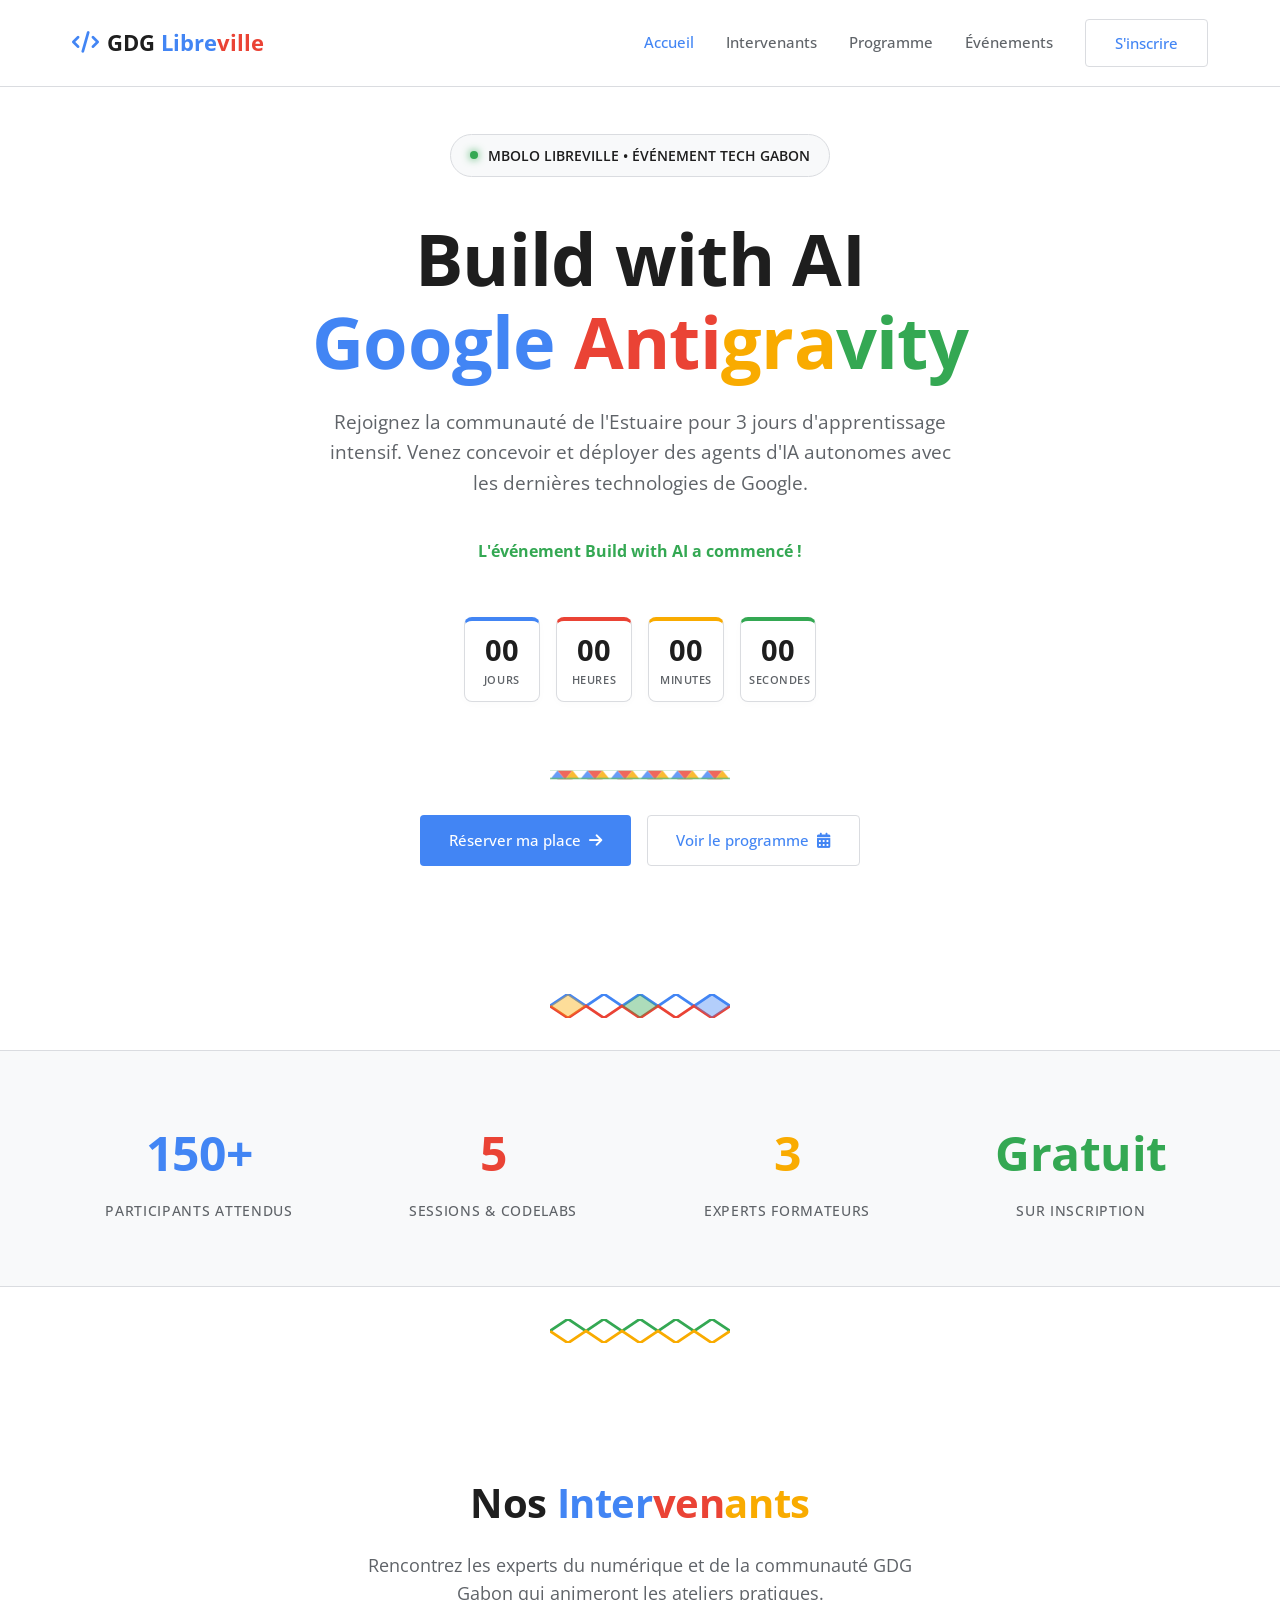
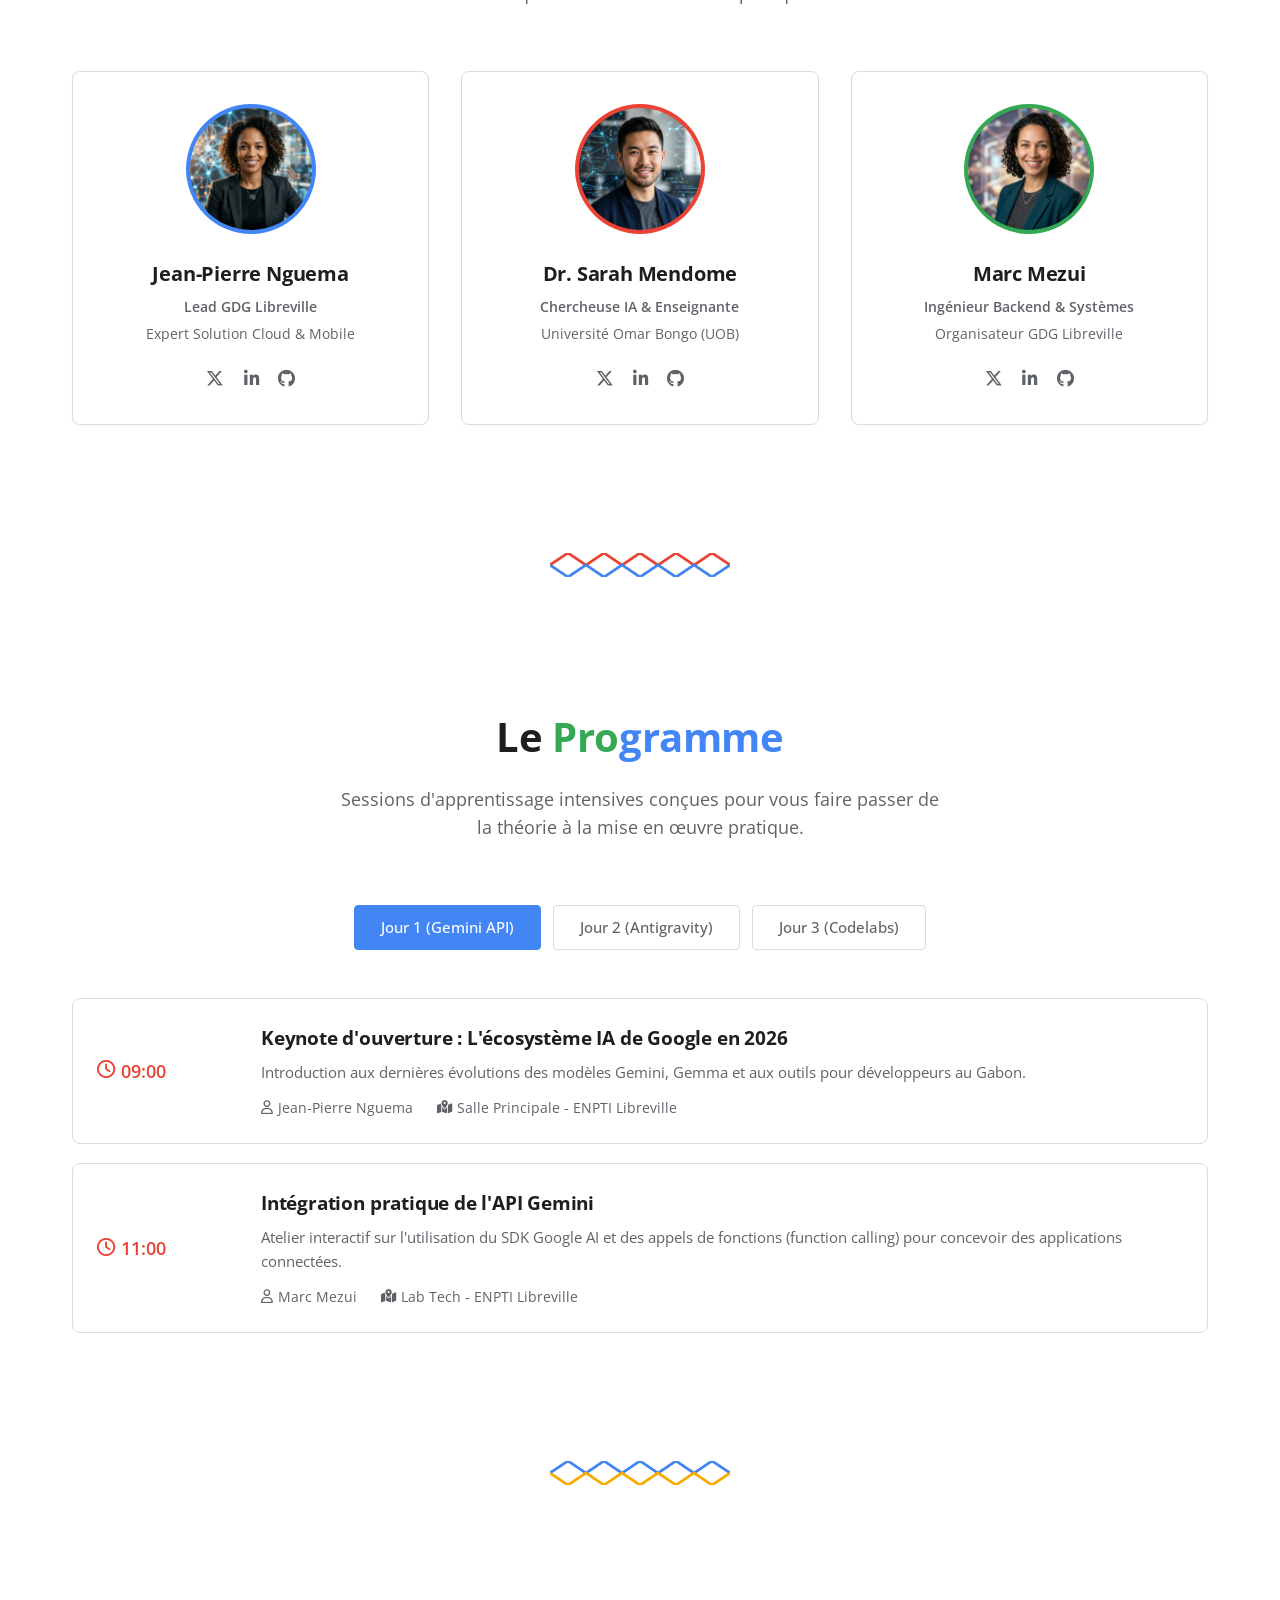
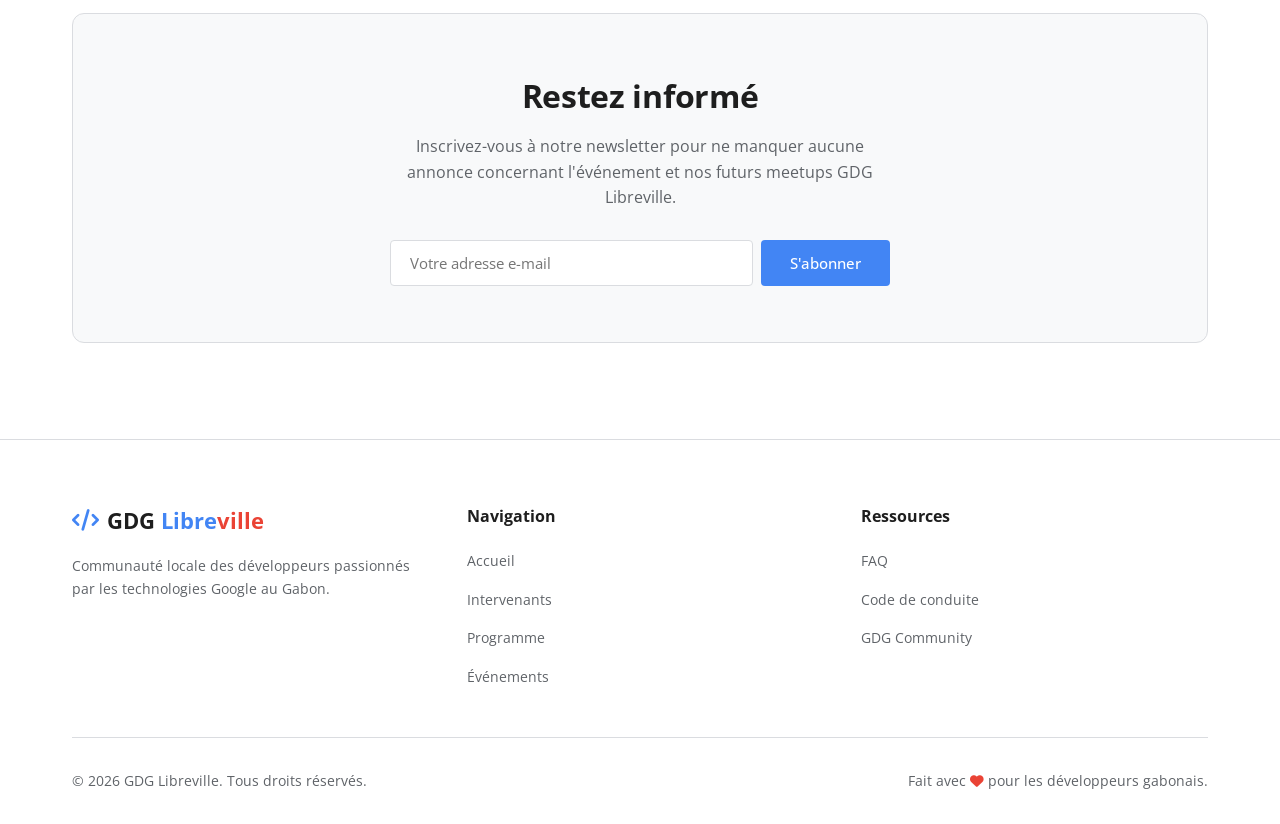
<file: index.html>
<!DOCTYPE html>
<html lang="fr">

<head>
  <meta charset="UTF-8">
  <meta name="viewport" content="width=device-width, initial-scale=1.0">
  <title>Build with AI – Google Antigravity | GDG Libreville</title>
  <meta name="description"
    content="Rejoignez l'événement Build with AI – Google Antigravity organisé par le GDG Libreville au Gabon. Explorez le futur de l'intelligence artificielle et du développement d'agents autonomes.">
  <link rel="stylesheet" href="style.css">
  <!-- FontAwesome pour les icônes -->
  <link rel="stylesheet" href="https://cdnjs.cloudflare.com/ajax/libs/font-awesome/6.4.0/css/all.min.css">
</head>

<body>

  <!-- Decorative African Wax Band at the very top -->
  <div class="wax-border"></div>

  <!-- Header Section -->
  <header id="header">
    <div class="container nav-container">
      <a href="#" class="logo">
        <i class="fa-solid fa-code"></i> <span>GDG <span class="blue">Libre</span><span class="red">ville</span></span>
      </a>
      <ul class="nav-links">
        <li><a href="#home" class="active">Accueil</a></li>
        <li><a href="#speakers">Intervenants</a></li>
        <li><a href="#schedule">Programme</a></li>
        <li><a href="evenements.html">Événements</a></li>
        <li><button class="btn btn-secondary open-modal-btn">S'inscrire</button></li>
      </ul>
    </div>
  </header>

  <!-- Hero Section -->
  <section id="home" class="hero">
    <div class="container hero-content">
      <div class="badge">
        <div class="badge-dot"></div>
        <span>Mbolo Libreville • Événement Tech Gabon</span>
      </div>
      <h1 class="hero-title">Build with AI <br><span class="blue">Google</span> <span class="red">Anti</span><span
          class="yellow">gra</span><span class="green">vity</span></h1>
      <p class="hero-desc">Rejoignez la communauté de l'Estuaire pour 3 jours d'apprentissage intensif. Venez concevoir
        et déployer des agents d'IA autonomes avec les dernières technologies de Google.</p>

      <div class="countdown-wrapper">
        <p class="countdown-title">Le grand rendez-vous de l'IA à Libreville commence dans :</p>
        <div class="countdown-container" id="countdown">
          <div class="countdown-box">
            <div class="countdown-val" id="days">00</div>
            <div class="countdown-label">Jours</div>
          </div>
          <div class="countdown-box">
            <div class="countdown-val" id="hours">00</div>
            <div class="countdown-label">Heures</div>
          </div>
          <div class="countdown-box">
            <div class="countdown-val" id="minutes">00</div>
            <div class="countdown-label">Minutes</div>
          </div>
          <div class="countdown-box">
            <div class="countdown-val" id="seconds">00</div>
            <div class="countdown-label">Secondes</div>
          </div>
        </div>
        <!-- Ornement gabonais discret qui réutilise la palette Google -->
        <div class="countdown-ornament">
          <svg viewBox="0 0 240 12" width="100%" height="12" aria-hidden="true" role="presentation"
            xmlns="http://www.w3.org/2000/svg">
            <defs>
              <pattern id="countdown-pagne" width="40" height="12" patternUnits="userSpaceOnUse">
                <polygon points="0,12 10,0 20,12" fill="var(--google-blue)" />
                <polygon points="10,0 20,12 30,0" fill="var(--google-red)" />
                <polygon points="20,12 30,0 40,12" fill="var(--google-yellow)" />
                <rect x="0" y="10" width="40" height="2" fill="var(--google-green)" />
              </pattern>
            </defs>
            <rect width="240" height="12" fill="url(#countdown-pagne)" />
          </svg>
        </div>
      </div>

      <div class="hero-actions">
        <button class="btn btn-primary open-modal-btn">Réserver ma place <i
            class="fa-solid fa-arrow-right"></i></button>
        <a href="#schedule" class="btn btn-secondary">Voir le programme <i class="fa-solid fa-calendar-days"></i></a>
      </div>
    </div>
  </section>

  <!-- Gabonese Geometric Divider -->
  <div class="gab-divider-container">
    <svg class="gab-divider" viewBox="0 0 100 20" preserveAspectRatio="none">
      <path d="M 0 10 L 10 0 L 20 10 L 30 0 L 40 10 L 50 0 L 60 10 L 70 0 L 80 10 L 90 0 L 100 10"
        stroke="var(--google-blue)" stroke-width="2" fill="none" />
      <path d="M 0 10 L 10 20 L 20 10 L 30 20 L 40 10 L 50 20 L 60 10 L 70 20 L 80 10 L 90 20 L 100 10"
        stroke="var(--google-red)" stroke-width="2" fill="none" />
      <polygon points="10,0 20,10 10,20 0,10" fill="var(--google-yellow)" opacity="0.4" />
      <polygon points="50,0 60,10 50,20 40,10" fill="var(--google-green)" opacity="0.4" />
      <polygon points="90,0 100,10 90,20 80,10" fill="var(--google-blue)" opacity="0.4" />
    </svg>
  </div>

  <!-- Stats Section -->
  <section class="stats">
    <div class="container stats-grid">
      <div class="stat-item">
        <h3>150+</h3>
        <p>Participants attendus</p>
      </div>
      <div class="stat-item">
        <h3>5</h3>
        <p>Sessions & Codelabs</p>
      </div>
      <div class="stat-item">
        <h3>3</h3>
        <p>Experts Formateurs</p>
      </div>
      <div class="stat-item">
        <h3>Gratuit</h3>
        <p>Sur Inscription</p>
      </div>
    </div>
  </section>

  <!-- Gabonese Geometric Divider -->
  <div class="gab-divider-container">
    <svg class="gab-divider" viewBox="0 0 100 20" preserveAspectRatio="none">
      <path d="M 0 10 L 10 0 L 20 10 L 30 0 L 40 10 L 50 0 L 60 10 L 70 0 L 80 10 L 90 0 L 100 10"
        stroke="var(--google-green)" stroke-width="2" fill="none" />
      <path d="M 0 10 L 10 20 L 20 10 L 30 20 L 40 10 L 50 20 L 60 10 L 70 20 L 80 10 L 90 20 L 100 10"
        stroke="var(--google-yellow)" stroke-width="2" fill="none" />
    </svg>
  </div>

  <!-- Speakers Section -->
  <section id="speakers">
    <div class="container">
      <h2 class="section-title">Nos <span class="blue">Inter</span><span class="red">ven</span><span
          class="yellow">ants</span></h2>
      <p class="section-subtitle">Rencontrez les experts du numérique et de la communauté GDG Gabon qui animeront les
        ateliers pratiques.</p>

      <div class="speakers-grid">
        <!-- Speaker 1 -->
        <div class="speaker-card">
          <div class="speaker-img-wrapper">
            <img src="./images/speaker_elara.png" alt="Jean-Pierre Nguema">
          </div>
          <h4>Jean-Pierre Nguema</h4>
          <p class="speaker-role">Lead GDG Libreville</p>
          <p class="speaker-company">Expert Solution Cloud & Mobile</p>
          <div class="speaker-socials">
            <a href="#"><i class="fa-brands fa-x-twitter"></i></a>
            <a href="#"><i class="fa-brands fa-linkedin-in"></i></a>
            <a href="#"><i class="fa-brands fa-github"></i></a>
          </div>
        </div>

        <!-- Speaker 2 -->
        <div class="speaker-card">
          <div class="speaker-img-wrapper">
            <img src="./images/speaker_marcus.png" alt="Dr. Sarah Mendome">
          </div>
          <h4>Dr. Sarah Mendome</h4>
          <p class="speaker-role">Chercheuse IA & Enseignante</p>
          <p class="speaker-company">Université Omar Bongo (UOB)</p>
          <div class="speaker-socials">
            <a href="#"><i class="fa-brands fa-x-twitter"></i></a>
            <a href="#"><i class="fa-brands fa-linkedin-in"></i></a>
            <a href="#"><i class="fa-brands fa-github"></i></a>
          </div>
        </div>

        <!-- Speaker 3 -->
        <div class="speaker-card">
          <div class="speaker-img-wrapper">
            <img src="./images/speaker_aria.png" alt="Marc Mezui">
          </div>
          <h4>Marc Mezui</h4>
          <p class="speaker-role">Ingénieur Backend & Systèmes</p>
          <p class="speaker-company">Organisateur GDG Libreville</p>
          <div class="speaker-socials">
            <a href="#"><i class="fa-brands fa-x-twitter"></i></a>
            <a href="#"><i class="fa-brands fa-linkedin-in"></i></a>
            <a href="#"><i class="fa-brands fa-github"></i></a>
          </div>
        </div>
      </div>
    </div>
  </section>

  <!-- Gabonese Geometric Divider -->
  <div class="gab-divider-container">
    <svg class="gab-divider" viewBox="0 0 100 20" preserveAspectRatio="none">
      <path d="M 0 10 L 10 0 L 20 10 L 30 0 L 40 10 L 50 0 L 60 10 L 70 0 L 80 10 L 90 0 L 100 10"
        stroke="var(--google-red)" stroke-width="2" fill="none" />
      <path d="M 0 10 L 10 20 L 20 10 L 30 20 L 40 10 L 50 20 L 60 10 L 70 20 L 80 10 L 90 20 L 100 10"
        stroke="var(--google-blue)" stroke-width="2" fill="none" />
    </svg>
  </div>

  <!-- Schedule/Agenda Section -->
  <section id="schedule">
    <div class="container">
      <h2 class="section-title">Le <span class="green">Pro</span><span class="blue">gramme</span></h2>
      <p class="section-subtitle">Sessions d'apprentissage intensives conçues pour vous faire passer de la théorie à la
        mise en œuvre pratique.</p>

      <div class="schedule-tabs">
        <button class="tab-btn active" data-tab="day1">Jour 1 (Gemini API)</button>
        <button class="tab-btn" data-tab="day2">Jour 2 (Antigravity)</button>
        <button class="tab-btn" data-tab="day3">Jour 3 (Codelabs)</button>
      </div>

      <!-- Day 1 Panel -->
      <div class="schedule-panel active" id="day1">
        <div class="schedule-item">
          <div class="schedule-time">
            <i class="fa-regular fa-clock"></i> 09:00
          </div>
          <div class="schedule-details">
            <h4>Keynote d'ouverture : L'écosystème IA de Google en 2026</h4>
            <p>Introduction aux dernières évolutions des modèles Gemini, Gemma et aux outils pour développeurs au Gabon.
            </p>
            <div class="schedule-meta">
              <span><i class="fa-regular fa-user"></i> Jean-Pierre Nguema</span>
              <span><i class="fa-solid fa-map-location-dot"></i> Salle Principale - ENPTI Libreville</span>
            </div>
          </div>
        </div>

        <div class="schedule-item">
          <div class="schedule-time">
            <i class="fa-regular fa-clock"></i> 11:00
          </div>
          <div class="schedule-details">
            <h4>Intégration pratique de l'API Gemini</h4>
            <p>Atelier interactif sur l'utilisation du SDK Google AI et des appels de fonctions (function calling) pour
              concevoir des applications connectées.</p>
            <div class="schedule-meta">
              <span><i class="fa-regular fa-user"></i> Marc Mezui</span>
              <span><i class="fa-solid fa-map-location-dot"></i> Lab Tech - ENPTI Libreville</span>
            </div>
          </div>
        </div>
      </div>

      <!-- Day 2 Panel -->
      <div class="schedule-panel" id="day2">
        <div class="schedule-item">
          <div class="schedule-time">
            <i class="fa-regular fa-clock"></i> 10:00
          </div>
          <div class="schedule-details">
            <h4>Google Antigravity : Développer des agents autonomes</h4>
            <p>Présentation du framework de développement d'agents intelligents capables de planifier, rechercher et
              exécuter du code.</p>
            <div class="schedule-meta">
              <span><i class="fa-regular fa-user"></i> Dr. Sarah Mendome</span>
              <span><i class="fa-solid fa-map-location-dot"></i> Salle Principale - ENPTI Libreville</span>
            </div>
          </div>
        </div>
      </div>

      <!-- Day 3 Panel -->
      <div class="schedule-panel" id="day3">
        <div class="schedule-item">
          <div class="schedule-time">
            <i class="fa-regular fa-clock"></i> 09:30
          </div>
          <div class="schedule-details">
            <h4>Codelab : Déployer et connecter votre Agent Web</h4>
            <p>Session pratique de codage où chaque participant construit et déploie sa propre application web connectée
              à l'agent.</p>
            <div class="schedule-meta">
              <span><i class="fa-regular fa-user"></i> Mentors GDG</span>
              <span><i class="fa-solid fa-map-location-dot"></i> Espace Codelab - ENPTI Libreville</span>
            </div>
          </div>
        </div>
      </div>
    </div>
  </section>

  <!-- Gabonese Geometric Divider -->
  <div class="gab-divider-container">
    <svg class="gab-divider" viewBox="0 0 100 20" preserveAspectRatio="none">
      <path d="M 0 10 L 10 0 L 20 10 L 30 0 L 40 10 L 50 0 L 60 10 L 70 0 L 80 10 L 90 0 L 100 10"
        stroke="var(--google-blue)" stroke-width="2" fill="none" />
      <path d="M 0 10 L 10 20 L 20 10 L 30 20 L 40 10 L 50 20 L 60 10 L 70 20 L 80 10 L 90 20 L 100 10"
        stroke="var(--google-yellow)" stroke-width="2" fill="none" />
    </svg>
  </div>

  <!-- Newsletter Section -->
  <section>
    <div class="container">
      <div class="newsletter-card">
        <h3>Restez informé</h3>
        <p>Inscrivez-vous à notre newsletter pour ne manquer aucune annonce concernant l'événement et nos futurs meetups
          GDG Libreville.</p>
        <form class="newsletter-form" id="newsletterForm">
          <input type="email" placeholder="Votre adresse e-mail" required id="newsletterEmail">
          <button type="submit" class="btn btn-primary">S'abonner</button>
        </form>
      </div>
    </div>
  </section>

  <!-- Footer -->
  <footer>
    <div class="container">
      <div class="footer-grid">
        <div class="footer-brand">
          <a href="#" class="logo">
            <i class="fa-solid fa-code"></i> <span>GDG <span class="blue">Libre</span><span
                class="red">ville</span></span>
          </a>
          <p>Communauté locale des développeurs passionnés par les technologies Google au Gabon.</p>
        </div>
        <div class="footer-links">
          <h5>Navigation</h5>
          <ul>
            <li><a href="#home">Accueil</a></li>
            <li><a href="#speakers">Intervenants</a></li>
            <li><a href="#schedule">Programme</a></li>
            <li><a href="evenements.html">Événements</a></li>
          </ul>
        </div>
        <div class="footer-links">
          <h5>Ressources</h5>
          <ul>
            <li><a href="#">FAQ</a></li>
            <li><a href="#">Code de conduite</a></li>
            <li><a href="#">GDG Community</a></li>
          </ul>
        </div>
      </div>
      <div class="footer-bottom">
        <p>&copy; 2026 GDG Libreville. Tous droits réservés.</p>
        <p>Fait avec <i class="fa-solid fa-heart" style="color: var(--google-red);"></i> pour les développeurs gabonais.
        </p>
      </div>
    </div>
  </footer>

  <!-- Registration Modal -->
  <div class="modal-overlay" id="registrationModal">
    <div class="modal-content">
      <button class="modal-close" id="closeModalBtn">&times;</button>
      <h3>Inscrivez-vous gratuitement</h3>
      <p>Réservez votre place pour assister aux conférences et participer aux ateliers pratiques de l'événement à
        Libreville.</p>
      <form id="registrationForm">
        <div class="form-group">
          <label for="regName">Nom complet</label>
          <input type="text" id="regName" required placeholder="Ex. Marc Koumba">
        </div>
        <div class="form-group">
          <label for="regEmail">Adresse e-mail</label>
          <input type="email" id="regEmail" required placeholder="Ex. marc@gmail.com">
        </div>
        <div class="form-group">
          <label for="regPassType">Type de participation</label>
          <select id="regPassType" required>
            <option value="presential">Présentiel (ENPTI Libreville)</option>
            <option value="virtual">En ligne uniquement</option>
          </select>
        </div>
        <button type="submit" class="btn btn-primary">Valider mon inscription</button>
      </form>
    </div>
  </div>

  <!-- Success Toast -->
  <div class="toast" id="successToast">
    <div class="toast-icon"><i class="fa-solid fa-circle-check"></i></div>
    <div class="toast-content" id="toastMessage">Inscription validée !</div>
  </div>

  <script src="app.js"></script>
</body>

</html>
</file>
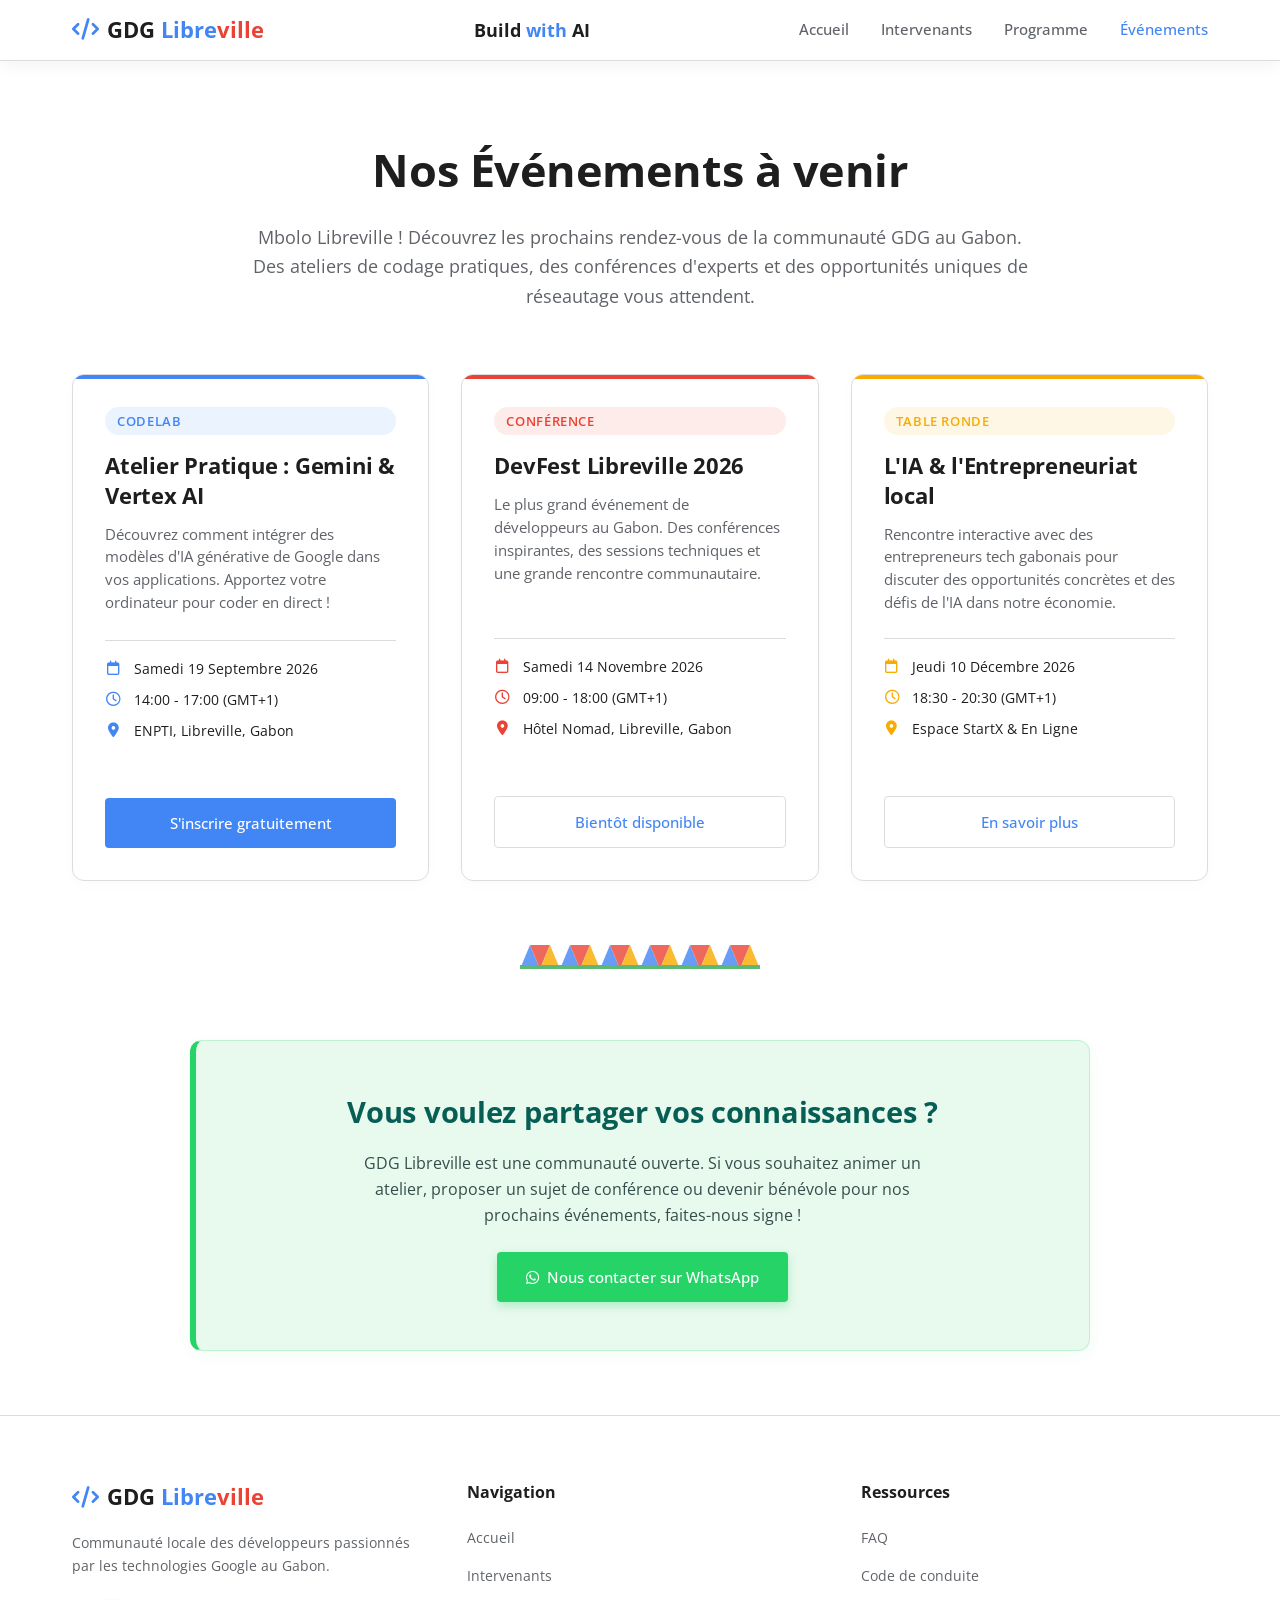
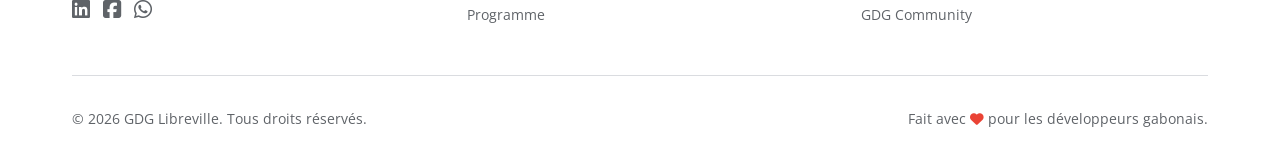
<file: evenements.html>
<!DOCTYPE html>
<html lang="fr">

<head>
  <meta charset="UTF-8">
  <meta name="viewport" content="width=device-width, initial-scale=1.0">
  <title>Événements à venir | GDG Libreville</title>
  <meta name="description"
    content="Découvrez l'agenda des prochains meetups, ateliers et codelabs organisés par le Google Developer Group (GDG) Libreville au Gabon.">
  <link rel="stylesheet" href="style.css">
  <!-- FontAwesome pour les icônes -->
  <link rel="stylesheet" href="https://cdnjs.cloudflare.com/ajax/libs/font-awesome/6.4.0/css/all.min.css">
  <style>
    /* Styles spécifiques pour la page Événements */
    .events-wrapper {
      padding: 8rem 2rem 4rem 2rem;
      min-height: calc(100vh - 80px - 280px);
      z-index: 1;
      position: relative;
    }

    .events-header {
      text-align: center;
      max-width: 800px;
      margin: 0 auto 4rem auto;
    }

    .events-title {
      font-size: 2.8rem;
      margin-bottom: 1rem;
    }

    .events-desc {
      font-size: 1.15rem;
      color: var(--text-muted);
      line-height: 1.6;
    }

    .events-grid {
      display: grid;
      grid-template-columns: repeat(auto-fit, minmax(320px, 1fr));
      gap: 2rem;
      max-width: 1200px;
      margin: 0 auto;
    }

    .event-card {
      background: var(--bg-card);
      border: 1px solid var(--border-color);
      border-radius: 12px;
      overflow: hidden;
      display: flex;
      flex-direction: column;
      box-shadow: 0 4px 15px rgba(0, 0, 0, 0.02);
      transition: var(--transition-normal);
      position: relative;
    }

    .event-card:hover {
      transform: translateY(-5px);
      box-shadow: 0 8px 25px rgba(0, 0, 0, 0.08);
    }

    /* Indicateur de couleur Google en haut de chaque carte */
    .event-card::before {
      content: "";
      position: absolute;
      top: 0;
      left: 0;
      right: 0;
      height: 4px;
    }

    .event-card.blue::before {
      background-color: var(--google-blue);
    }

    .event-card.red::before {
      background-color: var(--google-red);
    }

    .event-card.yellow::before {
      background-color: var(--google-yellow);
    }

    .event-card.green::before {
      background-color: var(--google-green);
    }

    .event-badge {
      display: inline-block;
      padding: 0.25rem 0.75rem;
      border-radius: 20px;
      font-size: 0.8rem;
      font-weight: 600;
      margin-bottom: 1rem;
      text-transform: uppercase;
      letter-spacing: 0.05em;
    }

    .event-card.blue .event-badge {
      background: rgba(66, 133, 244, 0.1);
      color: var(--google-blue);
    }

    .event-card.red .event-badge {
      background: rgba(234, 67, 53, 0.1);
      color: var(--google-red);
    }

    .event-card.yellow .event-badge {
      background: rgba(249, 171, 0, 0.1);
      color: var(--google-yellow);
    }

    .event-card.green .event-badge {
      background: rgba(52, 168, 83, 0.1);
      color: var(--google-green);
    }

    .event-content {
      padding: 2rem;
      flex-grow: 1;
      display: flex;
      flex-direction: column;
    }

    .event-card-title {
      font-size: 1.4rem;
      margin-bottom: 0.8rem;
      line-height: 1.3;
    }

    .event-card-desc {
      color: var(--text-muted);
      font-size: 0.95rem;
      line-height: 1.5;
      margin-bottom: 1.5rem;
      flex-grow: 1;
    }

    .event-meta {
      list-style: none;
      display: flex;
      flex-direction: column;
      gap: 0.5rem;
      margin-bottom: 1.5rem;
      border-top: 1px solid var(--border-color);
      padding-top: 1rem;
    }

    .event-meta li {
      display: flex;
      align-items: center;
      gap: 0.8rem;
      font-size: 0.9rem;
      color: var(--text-main);
    }

    .event-meta i {
      width: 16px;
      text-align: center;
    }

    .event-card.blue .event-meta i {
      color: var(--google-blue);
    }

    .event-card.red .event-meta i {
      color: var(--google-red);
    }

    .event-card.yellow .event-meta i {
      color: var(--google-yellow);
    }

    .event-card.green .event-meta i {
      color: var(--google-green);
    }

    .event-footer {
      padding: 0 2rem 2rem 2rem;
    }

    .event-footer .btn {
      width: 100%;
      text-align: center;
    }

    /* Ornement pagne local discret */
    .section-separator {
      margin: 4rem auto;
      max-width: 300px;
      opacity: 0.8;
    }

    .cta-banner {
      background: #e8f9ee;
      /* Fond vert WhatsApp très doux */
      border: 1px solid rgba(37, 211, 102, 0.2);
      border-left: 6px solid #25d366;
      /* Bordure gauche verte WhatsApp */
      border-radius: 12px;
      padding: 3rem;
      text-align: center;
      max-width: 900px;
      margin: 4rem auto 0 auto;
      position: relative;
      box-shadow: 0 4px 20px rgba(37, 211, 102, 0.06);
    }

    .cta-banner h3 {
      font-size: 1.8rem;
      margin-bottom: 1rem;
      color: #075e54;
      /* Vert WhatsApp sombre pour le titre */
    }

    .cta-banner p {
      color: #354e4b;
      /* Texte vert foncé atténué */
      margin-bottom: 1.5rem;
      max-width: 600px;
      margin-left: auto;
      margin-right: auto;
    }

    /* Style spécifique pour le bouton WhatsApp */
    .btn-whatsapp {
      background-color: #25d366 !important;
      color: #ffffff !important;
      border: none !important;
      box-shadow: 0 4px 10px rgba(37, 211, 102, 0.3) !important;
    }

    .btn-whatsapp:hover {
      background-color: #20ba56 !important;
      color: #ffffff !important;
      transform: translateY(-2px);
      box-shadow: 0 6px 15px rgba(37, 211, 102, 0.4) !important;
    }
  </style>
</head>

<body>

  <!-- Bandeau supérieur aux couleurs africaines / Google -->
  <div class="wax-border"></div>

  <!-- Header Section -->
  <header id="header" class="scrolled">
    <div class="container nav-container">
      <a href="index.html" class="logo">
        <i class="fa-solid fa-code"></i> <span>GDG <span class="blue">Libre</span><span class="red">ville</span></span>
      </a>
      <div class="wordmark-container"
        style="font-family: var(--ff-header); font-weight: 700; font-size: 1.1rem; color: var(--text-main);">
        Build <span style="color: var(--google-blue);">with</span> AI
      </div>
      <ul class="nav-links">
        <li><a href="index.html#home">Accueil</a></li>
        <li><a href="index.html#speakers">Intervenants</a></li>
        <li><a href="index.html#schedule">Programme</a></li>
        <li><a href="#" class="active">Événements</a></li>
      </ul>
    </div>
  </header>

  <!-- Main Content -->
  <main class="events-wrapper">
    <div class="container">

      <!-- En-tête de la page -->
      <div class="events-header">
        <h1 class="events-title">Nos Événements <span class="blue">à</span> <span class="red">ve</span><span
            class="yellow">n</span><span class="green">ir</span></h1>
        <p class="events-desc">
          Mbolo Libreville ! Découvrez les prochains rendez-vous de la communauté GDG au Gabon.
          Des ateliers de codage pratiques, des conférences d'experts et des opportunités uniques de réseautage vous
          attendent.
        </p>
      </div>

      <!-- Grille des événements -->
      <div class="events-grid">

        <!-- Événement 1 : Codelab Gemini -->
        <div class="event-card blue">
          <div class="event-content">
            <span class="event-badge">Codelab</span>
            <h3 class="event-card-title">Atelier Pratique : Gemini & Vertex AI</h3>
            <p class="event-card-desc">
              Découvrez comment intégrer des modèles d'IA générative de Google dans vos applications. Apportez votre
              ordinateur pour coder en direct !
            </p>
            <ul class="event-meta">
              <li><i class="fa-regular fa-calendar"></i> <span>Samedi 19 Septembre 2026</span></li>
              <li><i class="fa-regular fa-clock"></i> <span>14:00 - 17:00 (GMT+1)</span></li>
              <li><i class="fa-solid fa-location-dot"></i> <span>ENPTI, Libreville, Gabon</span></li>
            </ul>
          </div>
          <div class="event-footer">
            <a href="index.html#registrationModal" class="btn btn-primary">S'inscrire gratuitement</a>
          </div>
        </div>

        <!-- Événement 2 : DevFest Libreville -->
        <div class="event-card red">
          <div class="event-content">
            <span class="event-badge">Conférence</span>
            <h3 class="event-card-title">DevFest Libreville 2026</h3>
            <p class="event-card-desc">
              Le plus grand événement de développeurs au Gabon. Des conférences inspirantes, des sessions techniques et
              une grande rencontre communautaire.
            </p>
            <ul class="event-meta">
              <li><i class="fa-regular fa-calendar"></i> <span>Samedi 14 Novembre 2026</span></li>
              <li><i class="fa-regular fa-clock"></i> <span>09:00 - 18:00 (GMT+1)</span></li>
              <li><i class="fa-solid fa-location-dot"></i> <span>Hôtel Nomad, Libreville, Gabon</span></li>
            </ul>
          </div>
          <div class="event-footer">
            <a href="#" class="btn btn-secondary">Bientôt disponible</a>
          </div>
        </div>

        <!-- Événement 3 : Table Ronde IA -->
        <div class="event-card yellow">
          <div class="event-content">
            <span class="event-badge">Table Ronde</span>
            <h3 class="event-card-title">L'IA & l'Entrepreneuriat local</h3>
            <p class="event-card-desc">
              Rencontre interactive avec des entrepreneurs tech gabonais pour discuter des opportunités concrètes et des
              défis de l'IA dans notre économie.
            </p>
            <ul class="event-meta">
              <li><i class="fa-regular fa-calendar"></i> <span>Jeudi 10 Décembre 2026</span></li>
              <li><i class="fa-regular fa-clock"></i> <span>18:30 - 20:30 (GMT+1)</span></li>
              <li><i class="fa-solid fa-location-dot"></i> <span>Espace StartX & En Ligne</span></li>
            </ul>
          </div>
          <div class="event-footer">
            <a href="#" class="btn btn-secondary">En savoir plus</a>
          </div>
        </div>

      </div>

      <!-- Séparateur ornemental (Pagne gabonais discret) -->
      <div class="section-separator">
        <svg viewBox="0 0 240 24" width="100%" height="24" aria-hidden="true" role="presentation"
          xmlns="http://www.w3.org/2000/svg">
          <defs>
            <pattern id="pagne-pattern" width="40" height="24" patternUnits="userSpaceOnUse">
              <polygon points="0,24 10,0 20,24" fill="#4285F4" />
              <polygon points="10,0 20,24 30,0" fill="#EA4335" />
              <polygon points="20,24 30,0 40,24" fill="#F9AB00" />
              <rect x="0" y="20" width="40" height="4" fill="#34A853" />
            </pattern>
          </defs>
          <rect width="240" height="24" fill="url(#pagne-pattern)" />
        </svg>
      </div>

      <!-- Bannière Appel à l'action pour les bénévoles/propositions -->
      <div class="cta-banner">
        <h3>Vous voulez partager vos connaissances ?</h3>
        <p>
          GDG Libreville est une communauté ouverte. Si vous souhaitez animer un atelier, proposer un sujet de
          conférence ou devenir bénévole pour nos prochains événements, faites-nous signe !
        </p>
        <a href="https://wa.me/24100000000" target="_blank" class="btn btn-whatsapp"><i
            class="fa-brands fa-whatsapp"></i> Nous contacter sur WhatsApp</a>
      </div>

    </div>
  </main>

  <!-- Footer -->
  <footer>
    <div class="container">
      <div class="footer-grid">
        <div class="footer-brand">
          <a href="index.html" class="logo">
            <i class="fa-solid fa-code"></i> <span>GDG <span class="blue">Libre</span><span
                class="red">ville</span></span>
          </a>
          <p>Communauté locale des développeurs passionnés par les technologies Google au Gabon.</p>
          <!-- Connexion réseaux sociaux demandée par le workflow -->
          <div class="social-connect" style="margin-top: 1rem; display: flex; gap: 0.8rem;">
            <a href="https://linkedin.com" target="_blank" style="color: var(--text-muted); font-size: 1.3rem;"
              aria-label="LinkedIn"><i class="fa-brands fa-linkedin"></i></a>
            <a href="https://facebook.com" target="_blank" style="color: var(--text-muted); font-size: 1.3rem;"
              aria-label="Facebook"><i class="fa-brands fa-square-facebook"></i></a>
            <a href="https://wa.me/24100000000" target="_blank" style="color: var(--text-muted); font-size: 1.3rem;"
              aria-label="WhatsApp"><i class="fa-brands fa-whatsapp"></i></a>
          </div>
        </div>
        <div class="footer-links">
          <h5>Navigation</h5>
          <ul>
            <li><a href="index.html#home">Accueil</a></li>
            <li><a href="index.html#speakers">Intervenants</a></li>
            <li><a href="index.html#schedule">Programme</a></li>
          </ul>
        </div>
        <div class="footer-links">
          <h5>Ressources</h5>
          <ul>
            <li><a href="#">FAQ</a></li>
            <li><a href="#">Code de conduite</a></li>
            <li><a href="#">GDG Community</a></li>
          </ul>
        </div>
      </div>
      <div class="footer-bottom">
        <p>&copy; 2026 GDG Libreville. Tous droits réservés.</p>
        <p>Fait avec <i class="fa-solid fa-heart" style="color: var(--google-red);"></i> pour les développeurs gabonais.
        </p>
      </div>
    </div>
  </footer>

</body>

</html>
</file>
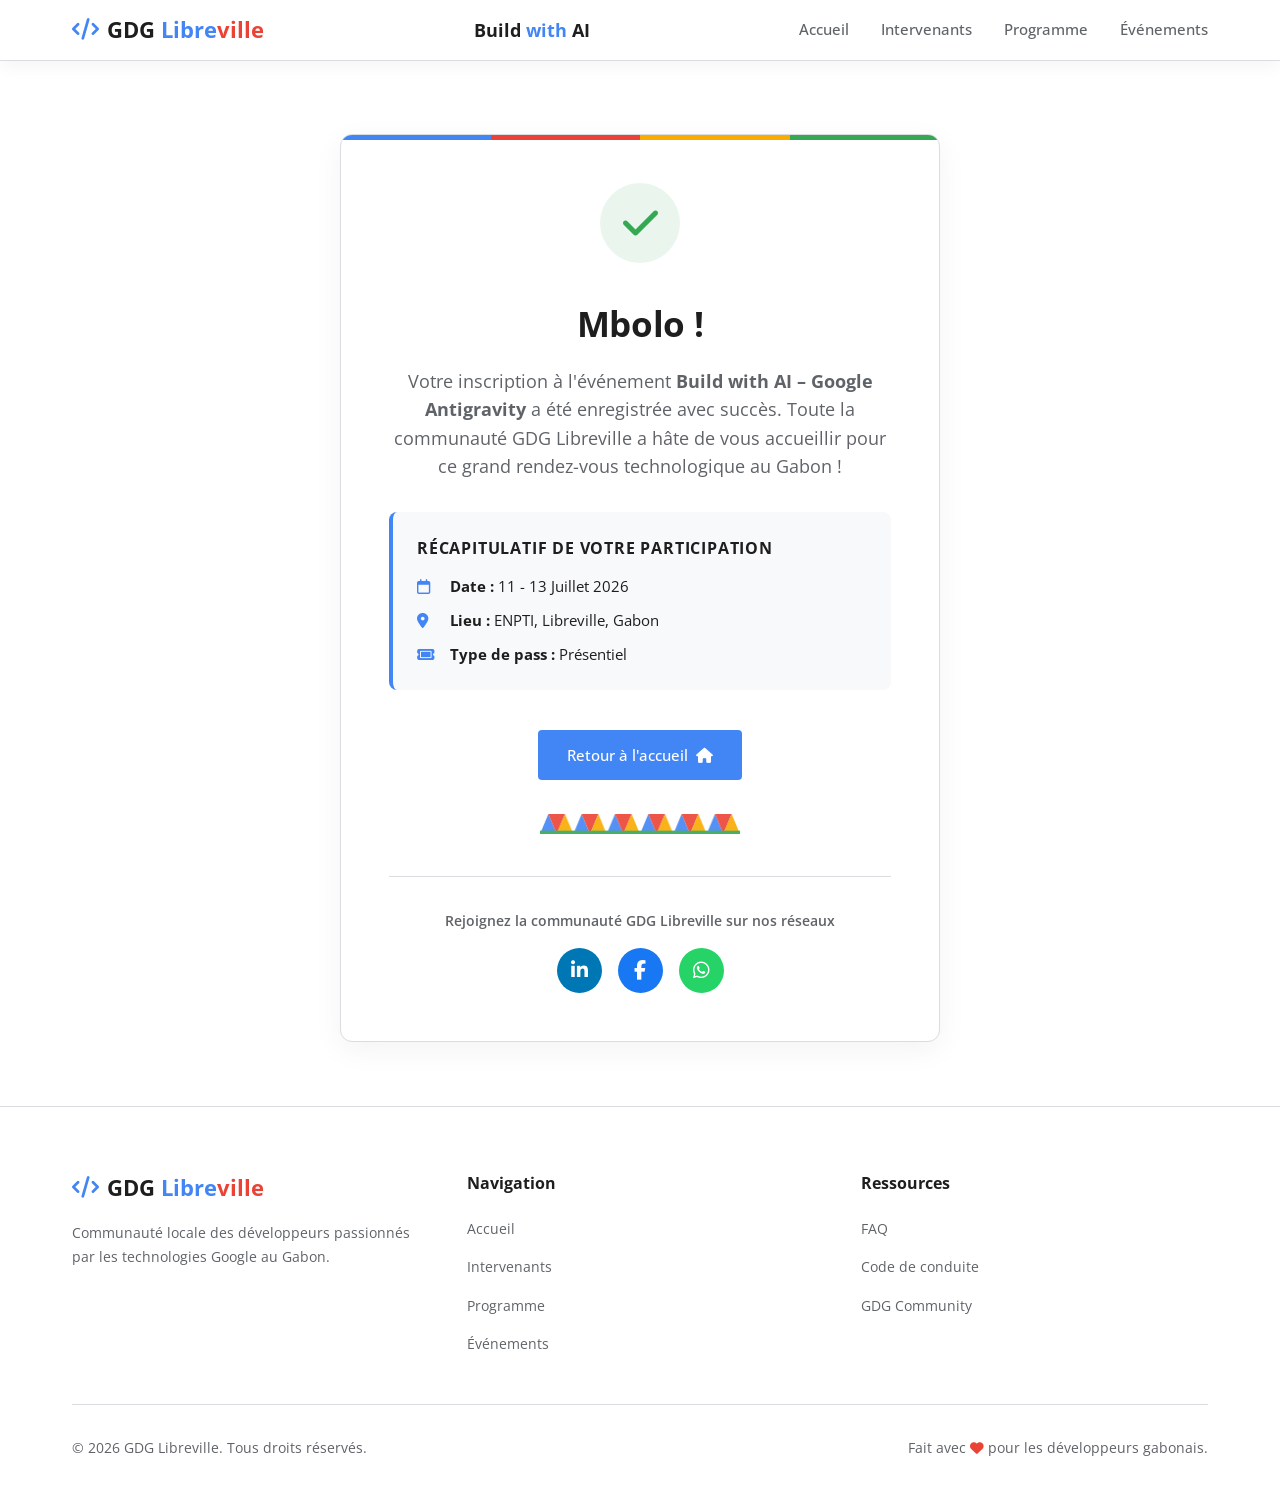
<file: merci.html>
<!DOCTYPE html>
<html lang="fr">

<head>
  <meta charset="UTF-8">
  <meta name="viewport" content="width=device-width, initial-scale=1.0">
  <title>Merci pour votre inscription ! – Build with AI | GDG Libreville</title>
  <meta name="description"
    content="Votre inscription à l'événement Build with AI du GDG Libreville est confirmée. Rendez-vous à Libreville pour explorer l'IA de Google.">
  <link rel="stylesheet" href="style.css">
  <!-- FontAwesome pour les icônes -->
  <link rel="stylesheet" href="https://cdnjs.cloudflare.com/ajax/libs/font-awesome/6.4.0/css/all.min.css">
  <style>
    /* Styles spécifiques pour la page Merci */
    .thank-you-wrapper {
      min-height: calc(100vh - 80px - 280px);
      /* Ajustement pour header et footer */
      display: flex;
      align-items: center;
      justify-content: center;
      padding: 8rem 2rem 4rem 2rem;
      position: relative;
      z-index: 1;
    }

    .thank-you-card {
      background: var(--bg-card);
      border: 1px solid var(--border-color);
      border-radius: 12px;
      padding: 3rem;
      max-width: 600px;
      width: 100%;
      text-align: center;
      box-shadow: 0 8px 30px rgba(0, 0, 0, 0.05);
      position: relative;
      overflow: hidden;
      transition: var(--transition-normal);
    }

    .thank-you-card:hover {
      transform: translateY(-4px);
      box-shadow: 0 12px 40px rgba(0, 0, 0, 0.08);
    }

    /* Bordure décorative supérieure avec les couleurs Google */
    .thank-you-card::before {
      content: "";
      position: absolute;
      top: 0;
      left: 0;
      right: 0;
      height: 5px;
      background: linear-gradient(90deg,
          var(--google-blue) 0%,
          var(--google-blue) 25%,
          var(--google-red) 25%,
          var(--google-red) 50%,
          var(--google-yellow) 50%,
          var(--google-yellow) 75%,
          var(--google-green) 75%,
          var(--google-green) 100%);
    }

    .success-icon {
      width: 80px;
      height: 80px;
      border-radius: 50%;
      background: rgba(52, 168, 83, 0.1);
      color: var(--google-green);
      display: flex;
      align-items: center;
      justify-content: center;
      font-size: 2.5rem;
      margin: 0 auto 2rem auto;
      animation: pulse 2s infinite;
    }

    @keyframes pulse {
      0% {
        transform: scale(1);
        box-shadow: 0 0 0 0 rgba(52, 168, 83, 0.4);
      }

      70% {
        transform: scale(1.05);
        box-shadow: 0 0 0 10px rgba(52, 168, 83, 0);
      }

      100% {
        transform: scale(1);
        box-shadow: 0 0 0 0 rgba(52, 168, 83, 0);
      }
    }

    .thank-you-title {
      font-size: 2.2rem;
      margin-bottom: 1rem;
      color: var(--text-main);
    }

    .thank-you-text {
      font-size: 1.1rem;
      color: var(--text-muted);
      margin-bottom: 2rem;
      line-height: 1.6;
    }

    .details-box {
      background: var(--bg-section-alt);
      border-radius: 8px;
      padding: 1.5rem;
      margin-bottom: 2.5rem;
      text-align: left;
      border-left: 4px solid var(--google-blue);
    }

    .details-title {
      font-weight: 700;
      color: var(--text-main);
      margin-bottom: 0.8rem;
      font-size: 1rem;
      text-transform: uppercase;
      letter-spacing: 0.05em;
    }

    .details-list {
      list-style: none;
      display: flex;
      flex-direction: column;
      gap: 0.6rem;
    }

    .details-list li {
      display: flex;
      align-items: center;
      gap: 0.8rem;
      color: var(--text-main);
      font-size: 0.95rem;
    }

    .details-list i {
      color: var(--google-blue);
      width: 20px;
    }

    .social-connect {
      margin-top: 2rem;
      padding-top: 2rem;
      border-top: 1px solid var(--border-color);
    }

    .social-connect p {
      font-size: 0.9rem;
      margin-bottom: 1rem;
      font-weight: 600;
    }

    .social-btn-group {
      display: flex;
      justify-content: center;
      gap: 1rem;
    }

    .social-btn {
      width: 45px;
      height: 45px;
      border-radius: 50%;
      display: flex;
      align-items: center;
      justify-content: center;
      font-size: 1.2rem;
      color: white;
      transition: var(--transition-fast);
    }

    .social-btn:hover {
      transform: translateY(-3px);
      box-shadow: 0 4px 10px rgba(0, 0, 0, 0.15);
    }

    .social-btn.linkedin {
      background-color: #0077b5;
    }

    .social-btn.facebook {
      background-color: #1877f2;
    }

    .social-btn.whatsapp {
      background-color: #25d366;
    }

    .btn-container {
      display: flex;
      justify-content: center;
      gap: 1rem;
      flex-wrap: wrap;
    }

    /* Ornement pagne local discret */
    .thank-you-ornament {
      margin: 2rem auto 0 auto;
      max-width: 200px;
      opacity: 0.9;
    }
  </style>
</head>

<body>

  <!-- Bandeau supérieur aux couleurs africaines / Google -->
  <div class="wax-border"></div>

  <!-- Header Section -->
  <header id="header" class="scrolled">
    <div class="container nav-container">
      <a href="index.html" class="logo">
        <i class="fa-solid fa-code"></i> <span>GDG <span class="blue">Libre</span><span class="red">ville</span></span>
      </a>
      <div class="wordmark-container"
        style="font-family: var(--ff-header); font-weight: 700; font-size: 1.1rem; color: var(--text-main);">
        Build <span style="color: var(--google-blue);">with</span> AI
      </div>
      <ul class="nav-links">
        <li><a href="index.html#home">Accueil</a></li>
        <li><a href="index.html#speakers">Intervenants</a></li>
        <li><a href="index.html#schedule">Programme</a></li>
        <li><a href="evenements.html">Événements</a></li>
      </ul>
    </div>
  </header>

  <!-- Main Content -->
  <main class="thank-you-wrapper">
    <div class="thank-you-card">
      <div class="success-icon">
        <i class="fa-solid fa-check"></i>
      </div>

      <h1 class="thank-you-title" id="userName">Mbolo !</h1>
      <p class="thank-you-text">
        Votre inscription à l'événement <strong>Build with AI – Google Antigravity</strong> a été enregistrée avec
        succès.
        Toute la communauté GDG Libreville a hâte de vous accueillir pour ce grand rendez-vous technologique au Gabon !
      </p>

      <!-- Détails pratiques -->
      <div class="details-box">
        <div class="details-title">Récapitulatif de votre participation</div>
        <ul class="details-list">
          <li><i class="fa-regular fa-calendar"></i> <span><strong>Date :</strong> 11 - 13 Juillet 2026</span></li>
          <li><i class="fa-solid fa-location-dot"></i> <span><strong>Lieu :</strong> ENPTI, Libreville, Gabon</span>
          </li>
          <li><i class="fa-solid fa-ticket"></i> <span><strong>Type de pass :</strong> <span
                id="userPass">Présentiel</span></span></li>
        </ul>
      </div>

      <!-- Actions -->
      <div class="btn-container">
        <a href="index.html" class="btn btn-primary">Retour à l'accueil <i class="fa-solid fa-house"></i></a>
      </div>

      <!-- Ornement gabonais discret qui réutilise la palette Google (Motif Pagne de la Skill) -->
      <div class="thank-you-ornament">
        <svg viewBox="0 0 240 24" width="100%" height="24" aria-hidden="true" role="presentation"
          xmlns="http://www.w3.org/2000/svg">
          <defs>
            <pattern id="pagne" width="40" height="24" patternUnits="userSpaceOnUse">
              <polygon points="0,24 10,0 20,24" fill="#4285F4" />
              <polygon points="10,0 20,24 30,0" fill="#EA4335" />
              <polygon points="20,24 30,0 40,24" fill="#F9AB00" />
              <rect x="0" y="20" width="40" height="4" fill="#34A853" />
            </pattern>
          </defs>
          <rect width="240" height="24" fill="url(#pagne)" />
        </svg>
      </div>

      <!-- Connexion réseaux sociaux demandée par le workflow -->
      <div class="social-connect">
        <p>Rejoignez la communauté GDG Libreville sur nos réseaux</p>
        <div class="social-btn-group">
          <a href="https://linkedin.com" target="_blank" class="social-btn linkedin" aria-label="LinkedIn">
            <i class="fa-brands fa-linkedin-in"></i>
          </a>
          <a href="https://facebook.com" target="_blank" class="social-btn facebook" aria-label="Facebook">
            <i class="fa-brands fa-facebook-f"></i>
          </a>
          <a href="https://wa.me/24100000000" target="_blank" class="social-btn whatsapp" aria-label="WhatsApp">
            <i class="fa-brands fa-whatsapp"></i>
          </a>
        </div>
      </div>
    </div>
  </main>

  <!-- Footer -->
  <footer>
    <div class="container">
      <div class="footer-grid">
        <div class="footer-brand">
          <a href="index.html" class="logo">
            <i class="fa-solid fa-code"></i> <span>GDG <span class="blue">Libre</span><span
                class="red">ville</span></span>
          </a>
          <p>Communauté locale des développeurs passionnés par les technologies Google au Gabon.</p>
        </div>
        <div class="footer-links">
          <h5>Navigation</h5>
          <ul>
            <li><a href="index.html#home">Accueil</a></li>
            <li><a href="index.html#speakers">Intervenants</a></li>
            <li><a href="index.html#schedule">Programme</a></li>
            <li><a href="evenements.html">Événements</a></li>
          </ul>
        </div>
        <div class="footer-links">
          <h5>Ressources</h5>
          <ul>
            <li><a href="#">FAQ</a></li>
            <li><a href="#">Code de conduite</a></li>
            <li><a href="#">GDG Community</a></li>
          </ul>
        </div>
      </div>
      <div class="footer-bottom">
        <p>&copy; 2026 GDG Libreville. Tous droits réservés.</p>
        <p>Fait avec <i class="fa-solid fa-heart" style="color: var(--google-red);"></i> pour les développeurs gabonais.
        </p>
      </div>
    </div>
  </footer>

  <script>
    document.addEventListener('DOMContentLoaded', () => {
      // Récupération des paramètres d'URL pour personnaliser la page
      const params = new URLSearchParams(window.location.search);
      const name = params.get('name');
      const pass = params.get('pass');

      if (name) {
        document.getElementById('userName').textContent = `Mbolo, ${name} !`;
      }

      if (pass) {
        const passElement = document.getElementById('userPass');
        if (pass === 'presential') {
          passElement.textContent = 'Présentiel (ENPTI Libreville)';
          passElement.style.color = 'var(--google-blue)';
        } else if (pass === 'virtual') {
          passElement.textContent = 'En ligne / Virtuel';
          passElement.style.color = 'var(--google-green)';
        }
      }
    });
  </script>
</body>

</html>
</file>
<file: style.css>
@import url('https://fonts.googleapis.com/css2?family=Open+Sans:wght@300;400;500;600;700&family=Google+Sans:wght@400;500;700&display=swap');

:root {
  --bg-color: #ffffff;
  --bg-section-alt: #f8f9fa;
  --bg-card: #ffffff;
  --border-color: #dadce0;

  --text-main: #1e1e1e;
  --text-muted: #5f6368;

  /* Google Brand Colors */
  --google-blue: #4285F4;
  --google-red: #EA4335;
  --google-yellow: #F9AB00;
  --google-green: #34A853;

  --ff-header: 'Google Sans', 'Open Sans', sans-serif;
  --ff-body: 'Open Sans', sans-serif;

  --transition-fast: 0.2s ease;
  --transition-normal: 0.3s cubic-bezier(0.4, 0, 0.2, 1);
}

* {
  box-sizing: border-box;
  margin: 0;
  padding: 0;
}

html {
  scroll-behavior: smooth;
}

body {
  background-color: var(--bg-color);
  color: var(--text-main);
  font-family: var(--ff-body);
  line-height: 1.6;
  overflow-x: hidden;
}

/* Subtle Gabonese Geometric pattern in background */
body::before {
  content: "";
  position: absolute;
  top: 0;
  left: 0;
  width: 100%;
  height: 100%;
  background-image: radial-gradient(var(--border-color) 0.5px, transparent 0.5px), radial-gradient(var(--border-color) 0.5px, #ffffff 0.5px);
  background-size: 40px 40px;
  background-position: 0 0, 20px 20px;
  opacity: 0.15;
  pointer-events: none;
  z-index: 0;
}

/* Decorative Wax Border Band */
.wax-border {
  background: repeating-linear-gradient(90deg,
      var(--google-blue) 0px,
      var(--google-blue) 20px,
      var(--google-red) 20px,
      var(--google-red) 40px,
      var(--google-yellow) 40px,
      var(--google-yellow) 60px,
      var(--google-green) 60px,
      var(--google-green) 80px);
  height: 6px;
  width: 100%;
}

/* Custom SVG Geometric Separators (inspired by Punu & Fang diamond geometries) */
.gab-divider-container {
  display: flex;
  justify-content: center;
  align-items: center;
  width: 100%;
  margin: 2rem 0;
}

.gab-divider {
  width: 180px;
  height: 24px;
}

/* Typography & General */
h1,
h2,
h3,
h4 {
  font-family: var(--ff-header);
  font-weight: 700;
  letter-spacing: -0.01em;
  color: var(--text-main);
}

p {
  color: var(--text-muted);
}

a {
  color: inherit;
  text-decoration: none;
}

.container {
  max-width: 1200px;
  margin: 0 auto;
  padding: 0 2rem;
  position: relative;
}

/* Section styling */
section {
  padding: 6rem 0;
  position: relative;
}

section:nth-child(even) {
  background-color: var(--bg-section-alt);
}

.section-title {
  font-size: 2.5rem;
  margin-bottom: 1rem;
  text-align: center;
  color: var(--text-main);
}

.section-title span.blue {
  color: var(--google-blue);
}

.section-title span.red {
  color: var(--google-red);
}

.section-title span.yellow {
  color: var(--google-yellow);
}

.section-title span.green {
  color: var(--google-green);
}

.section-subtitle {
  text-align: center;
  font-size: 1.1rem;
  max-width: 600px;
  margin: 0 auto 4rem auto;
  color: var(--text-muted);
}

/* Buttons */
.btn {
  display: inline-flex;
  align-items: center;
  justify-content: center;
  padding: 0.8rem 1.8rem;
  font-family: var(--ff-header);
  font-weight: 500;
  font-size: 0.95rem;
  border-radius: 4px;
  cursor: pointer;
  transition: var(--transition-normal);
  border: none;
  gap: 0.5rem;
}

.btn-primary {
  background-color: var(--google-blue);
  color: #ffffff;
}

.btn-primary:hover {
  background-color: #357ae8;
  transform: translateY(-2px);
  box-shadow: 0 4px 12px rgba(66, 133, 244, 0.2);
}

.btn-secondary {
  background-color: #ffffff;
  color: var(--google-blue);
  border: 1px solid var(--border-color);
}

.btn-secondary:hover {
  background-color: var(--bg-section-alt);
  border-color: var(--google-blue);
  transform: translateY(-2px);
}

/* Header & Navigation */
header {
  position: fixed;
  top: 0;
  left: 0;
  width: 100%;
  padding: 1.2rem 0;
  z-index: 100;
  background: #ffffff;
  border-bottom: 1px solid var(--border-color);
  transition: var(--transition-normal);
}

header.scrolled {
  padding: 0.8rem 0;
  box-shadow: 0 4px 20px rgba(0, 0, 0, 0.05);
}

.nav-container {
  display: flex;
  justify-content: space-between;
  align-items: center;
}

.logo {
  font-family: var(--ff-header);
  font-size: 1.35rem;
  font-weight: 700;
  color: var(--text-main);
  display: flex;
  align-items: center;
  gap: 0.5rem;
}

.logo i {
  color: var(--google-blue);
}

.logo span.blue {
  color: var(--google-blue);
}

.logo span.red {
  color: var(--google-red);
}

.logo span.yellow {
  color: var(--google-yellow);
}

.logo span.green {
  color: var(--google-green);
}

.nav-links {
  display: flex;
  list-style: none;
  gap: 2rem;
  align-items: center;
}

.nav-links a {
  font-weight: 500;
  font-size: 0.95rem;
  transition: var(--transition-fast);
  color: var(--text-muted);
}

.nav-links a:hover,
.nav-links a.active {
  color: var(--google-blue);
}

/* Hero Section */
.hero {
  position: relative;
  min-height: 90vh;
  display: flex;
  align-items: center;
  padding-top: 8rem;
  background-color: #ffffff;
}

.hero-content {
  max-width: 850px;
  margin: 0 auto;
  text-align: center;
}

.badge {
  display: inline-flex;
  align-items: center;
  padding: 0.6rem 1.2rem;
  border-radius: 50px;
  background: var(--bg-section-alt);
  border: 1px solid var(--border-color);
  margin-bottom: 2.5rem;
  gap: 0.6rem;
}

.badge-dot {
  width: 8px;
  height: 8px;
  background-color: var(--google-green);
  border-radius: 50%;
  box-shadow: 0 0 8px var(--google-green);
}

.badge span {
  font-size: 0.85rem;
  font-weight: 600;
  text-transform: uppercase;
  color: var(--text-main);
}

.hero-title {
  font-size: clamp(2.5rem, 6vw, 4.5rem);
  line-height: 1.15;
  margin-bottom: 1.5rem;
  color: var(--text-main);
}

.hero-title span.blue {
  color: var(--google-blue);
}

.hero-title span.red {
  color: var(--google-red);
}

.hero-title span.yellow {
  color: var(--google-yellow);
}

.hero-title span.green {
  color: var(--google-green);
}

.hero-desc {
  font-size: 1.2rem;
  margin-bottom: 2.5rem;
  max-width: 650px;
  margin-left: auto;
  margin-right: auto;
  color: var(--text-muted);
}

.hero-actions {
  display: flex;
  gap: 1rem;
  justify-content: center;
  flex-wrap: wrap;
}

/* Stats Section */
.stats {
  padding: 4rem 0;
  border-top: 1px solid var(--border-color);
  border-bottom: 1px solid var(--border-color);
  background-color: var(--bg-section-alt);
}

.stats-grid {
  display: grid;
  grid-template-columns: repeat(auto-fit, minmax(200px, 1fr));
  gap: 2.5rem;
  text-align: center;
}

.stat-item h3 {
  font-size: 3rem;
  margin-bottom: 0.5rem;
}

.stat-item:nth-child(1) h3 {
  color: var(--google-blue);
}

.stat-item:nth-child(2) h3 {
  color: var(--google-red);
}

.stat-item:nth-child(3) h3 {
  color: var(--google-yellow);
}

.stat-item:nth-child(4) h3 {
  color: var(--google-green);
}

.stat-item p {
  font-family: var(--ff-header);
  font-weight: 500;
  text-transform: uppercase;
  letter-spacing: 0.05em;
  font-size: 0.85rem;
  color: var(--text-muted);
}

/* Speakers Section */
.speakers-grid {
  display: grid;
  grid-template-columns: repeat(auto-fit, minmax(280px, 1fr));
  gap: 2rem;
}

.speaker-card {
  background: var(--bg-card);
  border: 1px solid var(--border-color);
  border-radius: 8px;
  padding: 2rem 1.5rem;
  text-align: center;
  transition: var(--transition-normal);
  box-shadow: 0 2px 10px rgba(0, 0, 0, 0.02);
}

.speaker-card:hover {
  transform: translateY(-5px);
  box-shadow: 0 8px 24px rgba(0, 0, 0, 0.08);
}

.speaker-card:nth-child(1):hover {
  border-color: var(--google-blue);
}

.speaker-card:nth-child(2):hover {
  border-color: var(--google-red);
}

.speaker-card:nth-child(3):hover {
  border-color: var(--google-green);
}

.speaker-img-wrapper {
  width: 130px;
  height: 130px;
  border-radius: 50%;
  margin: 0 auto 1.5rem auto;
  position: relative;
  padding: 4px;
}

.speaker-card:nth-child(1) .speaker-img-wrapper {
  background: var(--google-blue);
}

.speaker-card:nth-child(2) .speaker-img-wrapper {
  background: var(--google-red);
}

.speaker-card:nth-child(3) .speaker-img-wrapper {
  background: var(--google-green);
}

.speaker-img-wrapper img {
  width: 100%;
  height: 100%;
  border-radius: 50%;
  object-fit: cover;
  background: #ffffff;
}

.speaker-card h4 {
  font-size: 1.25rem;
  margin-bottom: 0.3rem;
  color: var(--text-main);
}

.speaker-role {
  color: var(--text-muted);
  font-size: 0.9rem;
  font-weight: 600;
  margin-bottom: 0.3rem;
}

.speaker-company {
  font-size: 0.85rem;
  color: var(--text-muted);
  margin-bottom: 1.2rem;
}

.speaker-socials {
  display: flex;
  justify-content: center;
  gap: 1.2rem;
}

.speaker-socials a {
  color: var(--text-muted);
  font-size: 1.1rem;
  transition: var(--transition-fast);
}

.speaker-socials a:hover {
  color: var(--google-blue);
}

/* Schedule Section */
.schedule-tabs {
  display: flex;
  justify-content: center;
  gap: 0.8rem;
  margin-bottom: 3rem;
}

.tab-btn {
  background: #ffffff;
  border: 1px solid var(--border-color);
  color: var(--text-muted);
  padding: 0.7rem 1.6rem;
  border-radius: 4px;
  cursor: pointer;
  font-family: var(--ff-header);
  font-weight: 500;
  font-size: 0.95rem;
  transition: var(--transition-normal);
}

.tab-btn:hover {
  border-color: var(--google-blue);
  color: var(--google-blue);
}

.tab-btn.active {
  background-color: var(--google-blue);
  color: #ffffff;
  border-color: var(--google-blue);
}

.schedule-panel {
  display: none;
  flex-direction: column;
  gap: 1.2rem;
  animation: fadeIn 0.4s ease;
}

.schedule-panel.active {
  display: flex;
}

@keyframes fadeIn {
  from {
    opacity: 0;
    transform: translateY(10px);
  }

  to {
    opacity: 1;
    transform: translateY(0);
  }
}

.schedule-item {
  display: grid;
  grid-template-columns: 140px 1fr;
  background: #ffffff;
  border: 1px solid var(--border-color);
  border-radius: 8px;
  padding: 1.5rem;
  gap: 1.5rem;
  transition: var(--transition-normal);
}

.schedule-item:hover {
  box-shadow: 0 4px 15px rgba(0, 0, 0, 0.05);
}

.schedule-panel:nth-of-type(1) .schedule-item:hover {
  border-left: 4px solid var(--google-blue);
}

.schedule-panel:nth-of-type(2) .schedule-item:hover {
  border-left: 4px solid var(--google-red);
}

.schedule-panel:nth-of-type(3) .schedule-item:hover {
  border-left: 4px solid var(--google-green);
}

.schedule-time {
  font-family: var(--ff-header);
  font-weight: 600;
  font-size: 1.15rem;
  color: var(--google-blue);
  display: flex;
  align-items: center;
  gap: 0.4rem;
}

.schedule-panel:nth-of-type(2) .schedule-time {
  color: var(--google-red);
}

.schedule-panel:nth-of-type(3) .schedule-time {
  color: var(--google-green);
}

.schedule-details h4 {
  font-size: 1.2rem;
  margin-bottom: 0.4rem;
  color: var(--text-main);
}

.schedule-details p {
  margin-bottom: 0.8rem;
  font-size: 0.95rem;
}

.schedule-meta {
  display: flex;
  gap: 1.5rem;
  font-size: 0.85rem;
  color: var(--text-muted);
}

.schedule-meta span {
  display: flex;
  align-items: center;
  gap: 0.3rem;
}

/* Newsletter section */
.newsletter-card {
  background-color: var(--bg-section-alt);
  border: 1px solid var(--border-color);
  border-radius: 12px;
  padding: 3.5rem 2rem;
  text-align: center;
}

.newsletter-card h3 {
  font-size: 2rem;
  margin-bottom: 0.8rem;
  color: var(--text-main);
}

.newsletter-card p {
  max-width: 500px;
  margin: 0 auto 1.8rem auto;
}

.newsletter-form {
  display: flex;
  max-width: 500px;
  margin: 0 auto;
  gap: 0.5rem;
}

.newsletter-form input {
  flex: 1;
  background: #ffffff;
  border: 1px solid var(--border-color);
  border-radius: 4px;
  padding: 0.75rem 1.2rem;
  color: var(--text-main);
  font-family: var(--ff-body);
  font-size: 0.95rem;
  transition: var(--transition-fast);
}

.newsletter-form input:focus {
  outline: none;
  border-color: var(--google-blue);
  box-shadow: 0 0 6px rgba(66, 133, 244, 0.15);
}

.newsletter-form .btn {
  background-color: var(--google-blue);
}

.newsletter-form .btn:hover {
  background-color: #357ae8;
}

/* Footer */
footer {
  padding: 4rem 0 2rem 0;
  border-top: 1px solid var(--border-color);
  background: #ffffff;
}

.footer-grid {
  display: grid;
  grid-template-columns: repeat(auto-fit, minmax(200px, 1fr));
  gap: 3rem;
  margin-bottom: 3rem;
}

.footer-brand p {
  margin-top: 1rem;
  font-size: 0.9rem;
}

.footer-links h5 {
  font-size: 1rem;
  margin-bottom: 1.2rem;
  color: var(--text-main);
}

.footer-links ul {
  list-style: none;
  display: flex;
  flex-direction: column;
  gap: 0.8rem;
}

.footer-links a {
  color: var(--text-muted);
  font-size: 0.9rem;
  transition: var(--transition-fast);
}

.footer-links a:hover {
  color: var(--google-blue);
}

.footer-bottom {
  border-top: 1px solid var(--border-color);
  padding-top: 2rem;
  display: flex;
  justify-content: space-between;
  align-items: center;
  flex-wrap: wrap;
  gap: 1rem;
  color: var(--text-muted);
  font-size: 0.85rem;
}

/* Modal Styling */
.modal-overlay {
  position: fixed;
  inset: 0;
  background: rgba(0, 0, 0, 0.5);
  backdrop-filter: blur(4px);
  z-index: 1000;
  display: flex;
  align-items: center;
  justify-content: center;
  opacity: 0;
  pointer-events: none;
  transition: opacity 0.3s ease;
}

.modal-overlay.active {
  opacity: 1;
  pointer-events: all;
}

.modal-content {
  background: #ffffff;
  border: 1px solid var(--border-color);
  border-radius: 12px;
  width: 90%;
  max-width: 500px;
  padding: 2.5rem;
  position: relative;
  transform: scale(0.95);
  transition: transform 0.25s ease;
  box-shadow: 0 10px 30px rgba(0, 0, 0, 0.15);
}

.modal-overlay.active .modal-content {
  transform: scale(1);
}

.modal-close {
  position: absolute;
  top: 1.2rem;
  right: 1.2rem;
  background: none;
  border: none;
  color: var(--text-muted);
  font-size: 1.4rem;
  cursor: pointer;
  transition: var(--transition-fast);
}

.modal-close:hover {
  color: var(--google-red);
}

.modal-content h3 {
  font-size: 1.6rem;
  margin-bottom: 0.5rem;
  color: var(--google-blue);
}

.modal-content p {
  margin-bottom: 1.5rem;
  font-size: 0.95rem;
}

.form-group {
  margin-bottom: 1.2rem;
}

.form-group label {
  display: block;
  font-size: 0.85rem;
  font-weight: 600;
  margin-bottom: 0.4rem;
  color: var(--text-main);
}

.form-group input,
.form-group select {
  width: 100%;
  background: #ffffff;
  border: 1px solid var(--border-color);
  border-radius: 4px;
  padding: 0.75rem 1rem;
  color: var(--text-main);
  font-family: var(--ff-body);
  font-size: 0.95rem;
  transition: var(--transition-fast);
}

.form-group input:focus,
.form-group select:focus {
  outline: none;
  border-color: var(--google-blue);
  box-shadow: 0 0 6px rgba(66, 133, 244, 0.15);
}

.modal-content .btn {
  width: 100%;
  margin-top: 1rem;
}

/* Success notification message styling */
.toast {
  position: fixed;
  bottom: 2rem;
  right: 2rem;
  background: #ffffff;
  border: 1px solid var(--google-green);
  border-left: 5px solid var(--google-green);
  border-radius: 4px;
  padding: 1rem 1.5rem;
  box-shadow: 0 4px 15px rgba(0, 0, 0, 0.1);
  display: flex;
  align-items: center;
  gap: 0.8rem;
  transform: translateY(100px);
  opacity: 0;
  transition: var(--transition-normal);
  z-index: 1100;
  color: var(--text-main);
}

.toast.active {
  transform: translateY(0);
  opacity: 1;
}

.toast-icon {
  color: var(--google-green);
  font-size: 1.2rem;
}

/* Responsiveness overrides */
@media (max-width: 768px) {
  section {
    padding: 4rem 0;
  }

  .nav-links {
    display: none;
  }

  .schedule-item {
    grid-template-columns: 1fr;
    gap: 0.8rem;
  }

  .newsletter-form {
    flex-direction: column;
  }

  .newsletter-form .btn {
    width: 100%;
  }
}

/* Countdown Timer Styles */
.countdown-container {
  display: flex;
  justify-content: center;
  gap: 1rem;
  margin: 2.5rem auto;
  max-width: 500px;
  flex-wrap: nowrap;
}

.countdown-box {
  background: var(--bg-card);
  border: 1px solid var(--border-color);
  border-radius: 8px;
  flex: 1;
  min-width: 75px;
  padding: 0.75rem 0.5rem;
  text-align: center;
  box-shadow: 0 2px 8px rgba(0, 0, 0, 0.02);
  transition: var(--transition-normal);
}

.countdown-box:hover {
  transform: translateY(-2px);
  box-shadow: 0 4px 12px rgba(0, 0, 0, 0.05);
}

.countdown-box:nth-child(1) {
  border-top: 4px solid var(--google-blue);
}

.countdown-box:nth-child(2) {
  border-top: 4px solid var(--google-red);
}

.countdown-box:nth-child(3) {
  border-top: 4px solid var(--google-yellow);
}

.countdown-box:nth-child(4) {
  border-top: 4px solid var(--google-green);
}

.countdown-val {
  font-family: var(--ff-header);
  font-size: 1.8rem;
  font-weight: 700;
  line-height: 1.2;
  color: var(--text-main);
  margin-bottom: 0.2rem;
}

.countdown-label {
  font-size: 0.7rem;
  font-weight: 600;
  text-transform: uppercase;
  color: var(--text-muted);
  letter-spacing: 0.05em;
}

@media (max-width: 480px) {
  .countdown-container {
    gap: 0.5rem;
  }

  .countdown-box {
    min-width: 60px;
    padding: 0.5rem 0.25rem;
  }

  .countdown-val {
    font-size: 1.4rem;
  }

  .countdown-label {
    font-size: 0.6rem;
  }
}

/* Countdown Wrapper & Gabonese Accent Ornaments */
.countdown-wrapper {
  margin: 2.5rem auto;
  max-width: 500px;
  display: flex;
  flex-direction: column;
  align-items: center;
  gap: 0.8rem;
  z-index: 2;
  position: relative;
}

.countdown-title {
  font-family: var(--ff-header);
  font-size: 1rem;
  font-weight: 500;
  color: var(--text-muted);
  text-align: center;
}

.countdown-ornament {
  width: 180px;
  height: 12px;
  opacity: 0.8;
  margin-top: 0.5rem;
}
</file>
